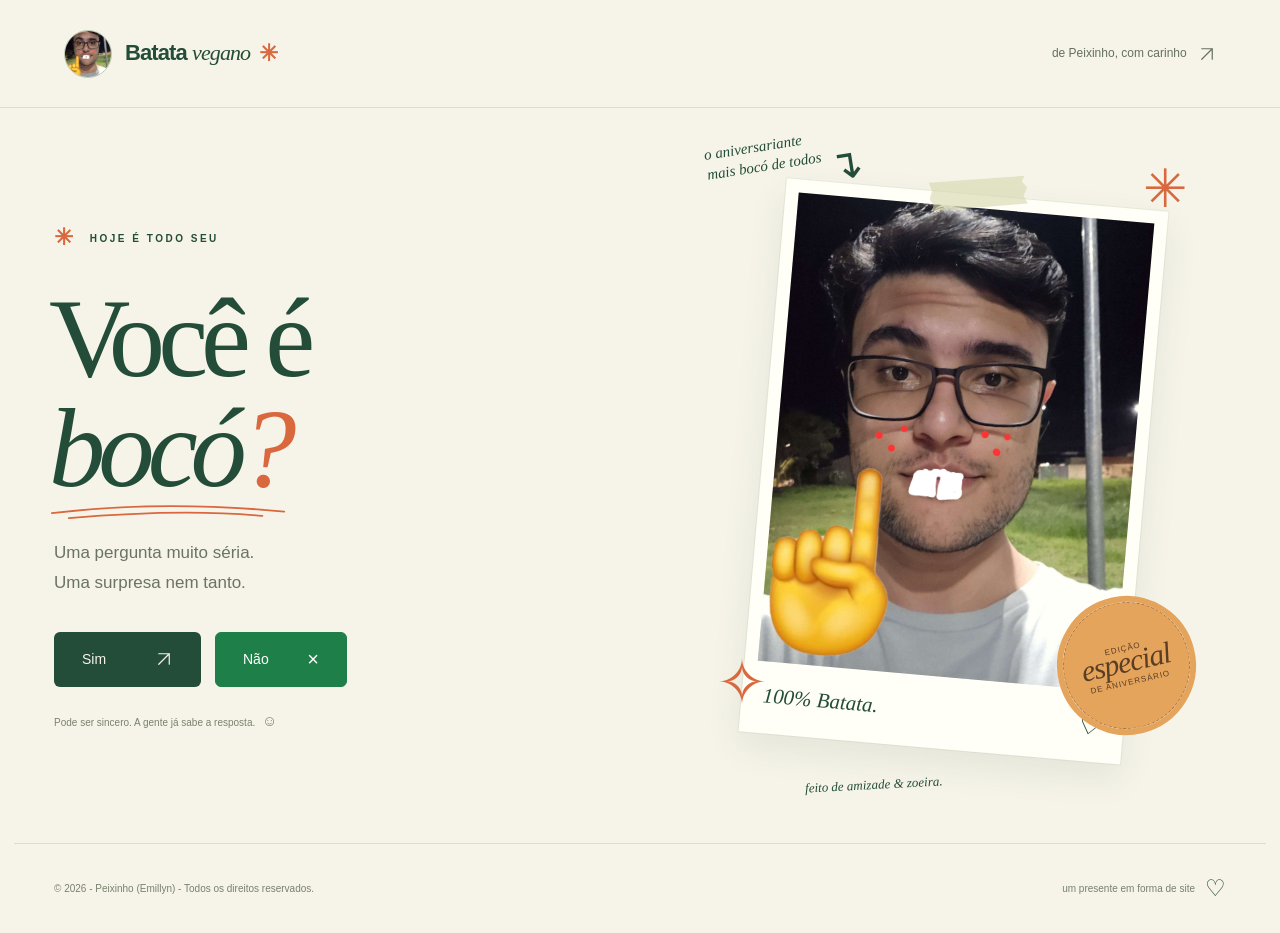
<file: index.html>
<!doctype html>
<html lang="pt-BR">
  <head>
    <meta charset="utf-8">
    <meta name="viewport" content="width=device-width, initial-scale=1">
    <meta name="theme-color" content="#f6f4e9">
    <meta name="description" content="Uma pequena pergunta e uma surpresa de aniversário para o Batata vegano.">
    <title>Batata vegano · Uma surpresa pra você</title>
    <link rel="icon" href="assets/batata.svg" type="image/svg+xml">
    <link rel="stylesheet" href="styles.css?v=2">
    <script src="script.js" defer></script>
  </head>
  <body class="welcome-page">
    <header class="site-header">
      <a class="brand" href="index.html" aria-label="Batata vegano — início">
        <img class="brand-photo" src="assets/batata.jpg" alt="Ilustração provisória de uma batata" width="48" height="48">
        <span>Batata <em>vegano</em><span class="brand-dot" aria-hidden="true">✳</span></span>
      </a>
      <span class="header-note">de Peixinho, com carinho <svg class="arrow-icon" viewBox="0 0 24 24" aria-hidden="true"><path d="M5 19 19 5M5 5h14v14"/></svg></span>
    </header>

    <main class="welcome-main">
      <div class="welcome-copy">
        <p class="eyebrow"><span class="tiny-star" aria-hidden="true">✳</span> HOJE É TODO SEU</p>
        <h1>Você é<br><span class="question-word">bocó<span class="question-mark">?</span><svg class="underline" viewBox="0 0 340 24" aria-hidden="true"><path d="M4 15 Q160 -4 333 13 M28 22 Q192 8 302 19"/></svg></span></h1>
        <p class="intro">Uma pergunta muito séria.<br>Uma surpresa nem tanto.</p>
        <div class="answer-area" id="answer-area" aria-label="Escolha sua resposta">
          <a class="button button-primary" id="yes-button" href="happyhappy.html">Sim <svg class="arrow-icon" viewBox="0 0 24 24" aria-hidden="true"><path d="M5 19 19 5M5 5h14v14"/></svg></a>
          <button class="button button-outline" id="no-button" type="button" aria-describedby="answer-hint">Não <span aria-hidden="true">×</span></button>
        </div>
        <p class="answer-hint" id="answer-hint" aria-live="polite">Pode ser sincero. A gente já sabe a resposta. <span aria-hidden="true">☺</span></p>
      </div>

      <div class="welcome-art">
        <div class="handwritten art-note">o aniversariante<br>mais bocó de todos <span aria-hidden="true">↴</span></div>
        <div class="portrait-frame">
          <div class="portrait-tape" aria-hidden="true"></div>
          <img class="portrait" src="assets/batata.jpg" alt="a foto do aniversariante" width="400" height="470">
          <div class="portrait-caption"><span>100% Batata.</span><span aria-hidden="true">♡</span></div>
        </div>
        <div class="birthday-sticker" aria-label="Edição especial de aniversário">EDIÇÃO<br><strong>especial</strong><br>DE ANIVERSÁRIO</div>
        <span class="art-spark spark-one" aria-hidden="true">✳</span>
        <span class="art-spark spark-two" aria-hidden="true">✧</span>
        <span class="handwritten bottom-note">feito de amizade & zoeira.</span>
      </div>
    </main>

    <footer class="site-footer"><span>© 2026 - Peixinho (Emillyn) - Todos os direitos reservados.</span><span class="footer-love">um presente em forma de site <span aria-hidden="true">♡</span></span></footer>
  </body>
</html>
</file>
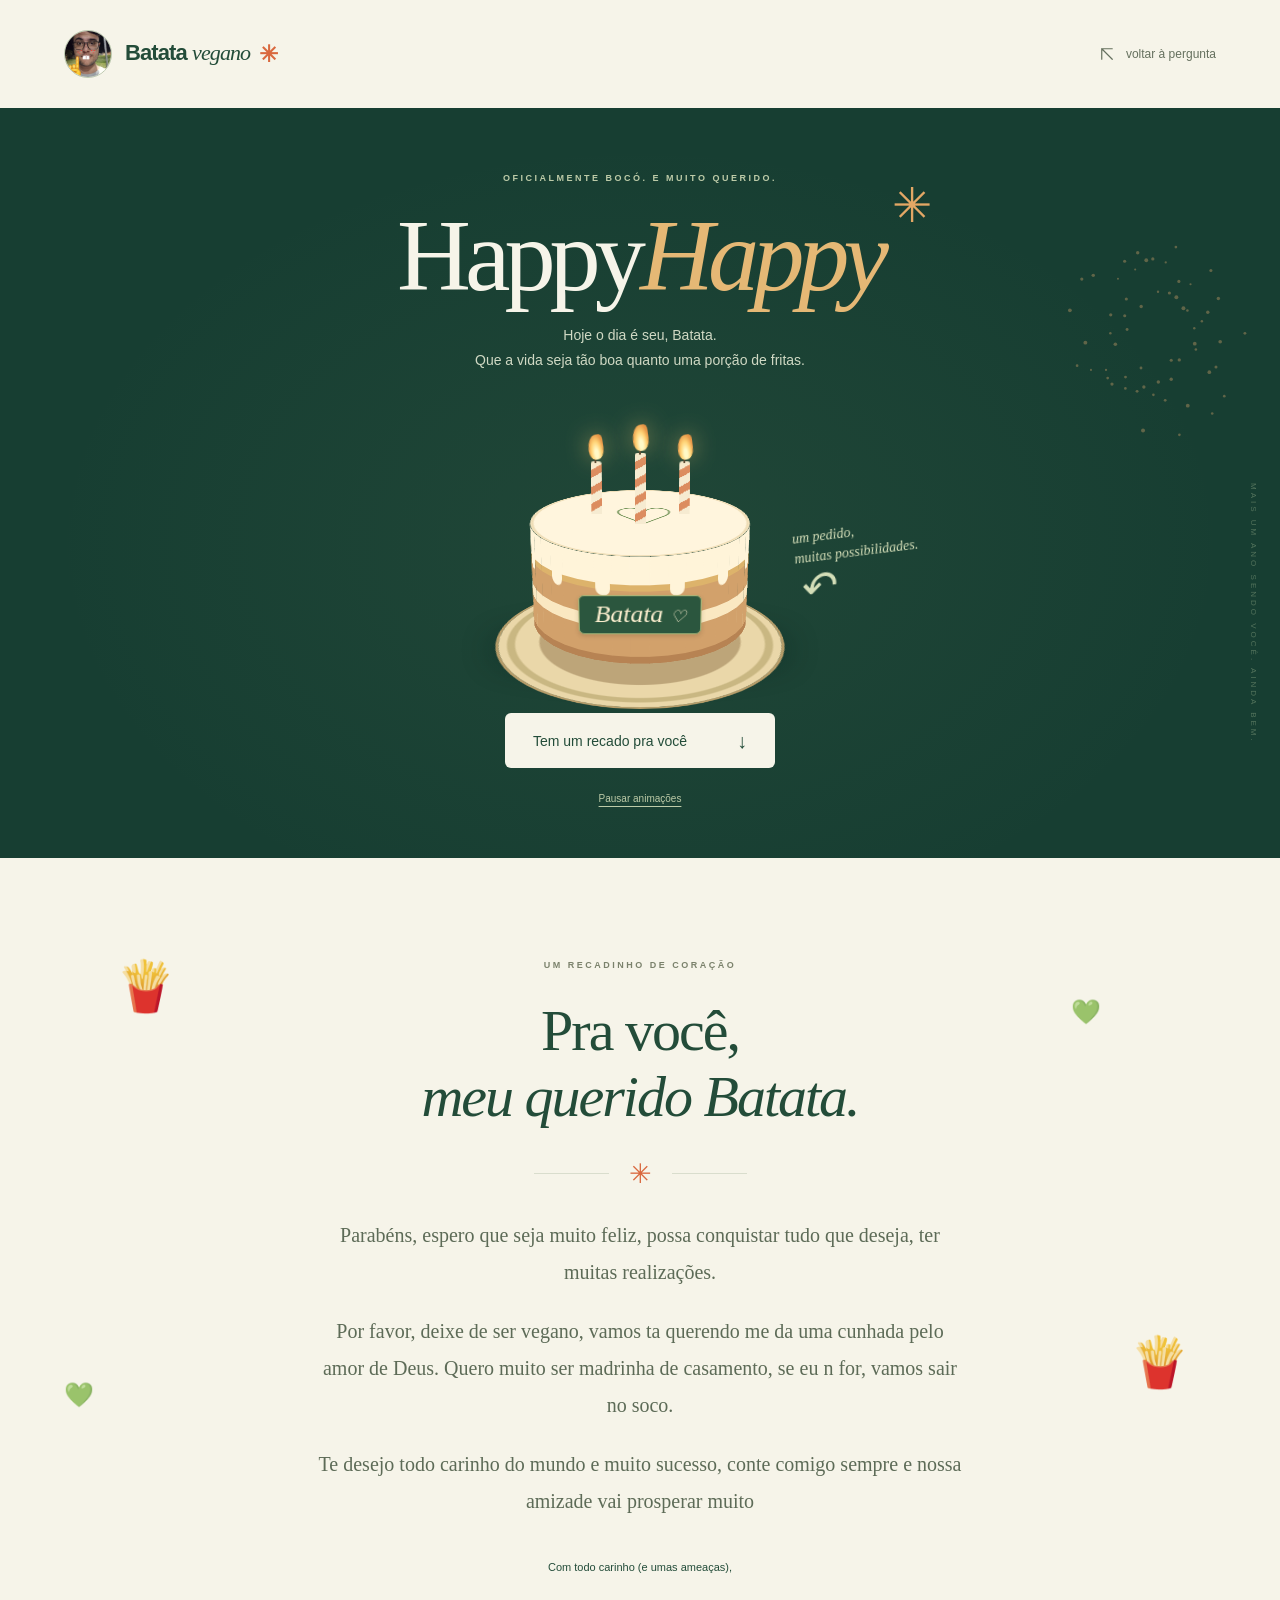
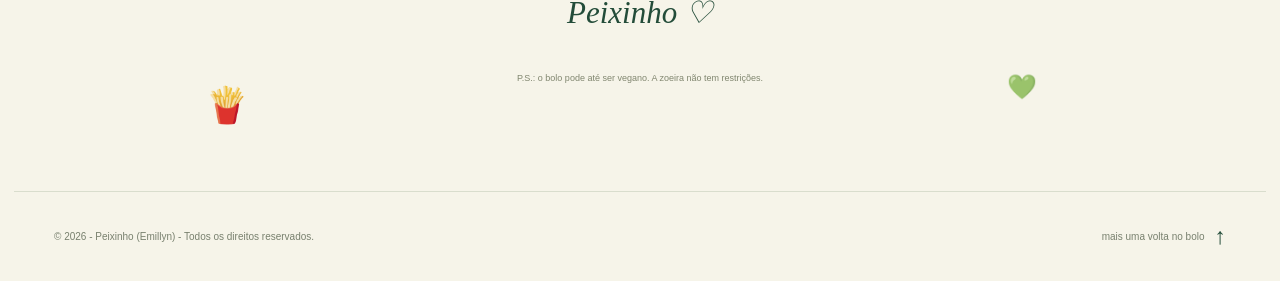
<file: happyhappy.html>
<!doctype html>
<html lang="pt-BR">
  <head>
    <meta charset="utf-8">
    <meta name="viewport" content="width=device-width, initial-scale=1">
    <meta name="theme-color" content="#173e32">
    <meta name="description" content="HappyHappy! Um aniversário cheio de carinho, batatas e amizade.">
    <title>HappyHappy · Batata vegano</title>
    <link rel="icon" href="assets/batata.svg" type="image/svg+xml">
    <link rel="stylesheet" href="styles.css?v=2">
    <script src="script.js" defer></script>
  </head>
  <body class="party-page">
    <header class="site-header">
      <a class="brand" href="index.html" aria-label="Batata vegano — início">
        <img class="brand-photo" src="assets/batata.jpg" alt="Ilustração provisória de uma batata" width="48" height="48">
        <span>Batata <em>vegano</em><span class="brand-dot" aria-hidden="true">✳</span></span>
      </a>
      <a class="header-note back-link" href="index.html"><svg class="arrow-icon" viewBox="0 0 24 24" aria-hidden="true"><path d="M19 19 5 5M5 19V5h14"/></svg> voltar à pergunta</a>
    </header>

    <main>
      <section class="party-hero" aria-labelledby="party-title">
        <canvas id="fireworks" aria-hidden="true"></canvas>
        <div class="party-content">
          <p class="eyebrow">OFICIALMENTE BOCÓ. E MUITO QUERIDO.</p>
          <h1 id="party-title">Happy<span>Happy</span><span class="party-title-star" aria-hidden="true">✳</span></h1>
          <p class="party-intro">Hoje o dia é seu, Batata.<br>Que a vida seja tão boa quanto uma porção de fritas.</p>

          <div class="cake-scene" role="img" aria-label="Um bolo de aniversário girando, com velas acesas e a escrita Batata">
            <div class="cake-shadow"></div>
            <div class="cake-tilt">
              <div class="cake-rotation" id="birthday-cake">
                <div class="cake-platter"></div>
                <div class="cake-body" id="cake-body">
                  <div class="cake-top"></div>
                  <div class="cake-label">Batata <span>♡</span></div>
                </div>
                <div class="candle candle-one"><i></i></div>
                <div class="candle candle-two"><i></i></div>
                <div class="candle candle-three"><i></i></div>
              </div>
            </div>
            <span class="cake-note handwritten">um pedido,<br>muitas possibilidades. <span aria-hidden="true">↶</span></span>
          </div>

          <a class="button button-cream" href="#mensagem">Tem um recado pra você <span aria-hidden="true">↓</span></a>
          <button class="motion-button" id="motion-toggle" type="button" aria-pressed="false">Pausar animações</button>
        </div>
        <span class="hero-side-note" aria-hidden="true">MAIS UM ANO SENDO VOCÊ. AINDA BEM.</span>
      </section>

      <section class="message-section" id="mensagem" aria-labelledby="message-title">
        <div class="message-decoration fries fries-one" aria-hidden="true">🍟</div>
        <div class="message-decoration fries fries-two" aria-hidden="true">🍟</div>
        <div class="message-decoration fries fries-three" aria-hidden="true">🍟</div>
        <div class="message-decoration heart heart-one" aria-hidden="true">💚</div>
        <div class="message-decoration heart heart-two" aria-hidden="true">💚</div>
        <div class="message-decoration heart heart-three" aria-hidden="true">💚</div>
        <div class="letter">
          <p class="eyebrow">UM RECADINHO DE CORAÇÃO</p>
          <h2 id="message-title">Pra você,<br><em>meu querido Batata.</em></h2>
          <div class="letter-rule" aria-hidden="true">✳</div>
          <div class="letter-body">
            <p>Parabéns, espero que seja muito feliz, possa conquistar tudo que deseja, ter muitas realizações.</p>
            <p>Por favor, deixe de ser vegano, vamos ta querendo me da uma cunhada pelo amor de Deus. Quero muito ser madrinha de casamento, se eu n for, vamos sair no soco.</p>
            <p>Te desejo todo carinho do mundo e muito sucesso, conte comigo sempre e nossa amizade vai prosperar muito</p>
          </div>
          <p class="letter-signoff">Com todo carinho (e umas ameaças),<br><span class="handwritten">Peixinho ♡</span></p>
          <span class="letter-ps">P.S.: o bolo pode até ser vegano. A zoeira não tem restrições.</span>
        </div>
      </section>
    </main>

    <footer class="site-footer"><span>© 2026 - Peixinho (Emillyn) - Todos os direitos reservados.</span><a class="footer-love" href="#party-title">mais uma volta no bolo <span aria-hidden="true">↑</span></a></footer>
  </body>
</html>
</file>
<file: styles.css>
:root {
  --paper: #f6f4e9;
  --green: #234c39;
  --dark-green: #173e32;
  --muted: #72786b;
  --orange: #d9683e;
  --line: #d9ddcd;
  --serif: Georgia, 'Times New Roman', serif;
  --sans: 'Trebuchet MS', Arial, sans-serif;
}

* { box-sizing: border-box; }
html { scroll-behavior: smooth; scroll-padding-top: 28px; }
body { margin: 0; color: var(--green); background: var(--paper); font-family: var(--sans); -webkit-font-smoothing: antialiased; }
a { color: inherit; text-decoration: none; }
button { font: inherit; }
button, a { -webkit-tap-highlight-color: transparent; }
a:focus-visible, button:focus-visible { outline: 3px solid var(--orange); outline-offset: 6px; }
::selection { background: #dbe4b7; color: var(--dark-green); }
.site-header { min-height: 108px; max-width: 1380px; margin: 0 auto; padding: 24px 64px; display: flex; align-items: center; justify-content: space-between; gap: 24px; border-bottom: 1px solid var(--line); }
.brand { display: flex; align-items: center; gap: 13px; flex-shrink: 0; }
.brand-photo { width: 48px; height: 48px; object-fit: cover; border: 1px solid #bcc9af; border-radius: 50%; }
.brand > span { font-size: 22px; letter-spacing: -.9px; font-weight: 700; }
.brand em { font-family: var(--serif); font-weight: 400; }
.brand-dot { color: var(--orange); font-size: 23px; margin-left: 9px; vertical-align: middle; }
.header-note { color: #65705e; font-size: 12px; }
.header-note > span { margin-left: 9px; color: var(--green); font-size: 20px; }
.arrow-icon { width: 18px; height: 18px; flex-shrink: 0; fill: none; stroke: currentColor; stroke-width: 1.6; stroke-linecap: round; stroke-linejoin: round; vertical-align: middle; }
.header-note > .arrow-icon { margin-left: 8px; }
.welcome-main { max-width: 1252px; min-height: calc(100svh - 194px); margin: auto; padding: 74px 40px 70px; display: grid; grid-template-columns: 1.04fr 1fr; align-items: center; gap: 60px; }
.eyebrow { font-size: 10px; font-weight: 700; letter-spacing: 2.5px; line-height: 1.7; margin: 0 0 26px; }
.tiny-star { display: inline-block; color: var(--orange); font-size: 23px; vertical-align: middle; margin: -3px 9px 0 0; }
.welcome-copy h1 { margin: 0 0 34px -5px; font-family: var(--serif); font-size: clamp(80px, 8.8vw, 125px); font-weight: 400; letter-spacing: -7px; line-height: .98; }
.question-word { position: relative; display: inline-block; font-style: italic; }
.question-mark { color: var(--orange); }
.underline { width: 100%; height: 20px; position: absolute; left: 0; bottom: -17px; fill: none; stroke: var(--orange); stroke-width: 2.5; stroke-linecap: round; }
.intro { font-size: 17px; line-height: 1.8; color: #6b7362; margin: 30px 0 25px; }
.answer-area { display: flex; gap: 14px; align-items: center; min-height: 70px; position: relative; }
.button { min-height: 55px; padding: 17px 27px; display: inline-flex; align-items: center; justify-content: space-between; gap: 35px; font-size: 14px; border: 1px solid transparent; border-radius: 6px; cursor: pointer; transition: background .2s, box-shadow .2s, transform .2s; }
.button > span { font-size: 20px; line-height: 16px; }
.button-primary { color: var(--paper); background: var(--green); min-width: 147px; }
.button-primary:hover { background: #315f47; box-shadow: 0 5px 0 #c5cfb5; transform: translateY(-2px); }
.button-outline { background: #1e8048; color: #fff; border-color: #1e8048; min-width: 132px; z-index: 20; touch-action: none; }
.button-outline.is-running { position: fixed; transition: none; box-shadow: 0 5px 16px #173e3215; }
.answer-hint { color: #7b806e; font-size: 10px; line-height: 1.8; margin: 13px 0 0; }
.answer-hint > span { padding-left: 4px; font-size: 15px; }
.welcome-art { position: relative; width: 100%; max-width: 426px; margin: 12px auto 24px; }
.portrait-frame { padding: 13px 13px 0; background: #fffef7; transform: rotate(5deg); box-shadow: 0 14px 35px #30462816, 0 0 0 1px #d5d8c75e; width: 90%; margin: auto; position: relative; }
.portrait { display: block; width: 100%; aspect-ratio: 4/4.7; object-fit: cover; object-position: center 40%; background: #e5e8d4; }
.portrait-caption { display: flex; align-items: center; justify-content: space-between; padding: 16px 8px 19px; font-family: var(--serif); font-style: italic; font-size: 21px; }
.portrait-caption > span:last-child { font-family: var(--sans); font-size: 31px; }
.portrait-tape { width: 98px; height: 31px; background: #d6d8ae9c; position: absolute; top: -17px; left: calc(50% - 49px); transform: rotate(-8deg); z-index: 1; clip-path: polygon(0 7%, 98% 0, 95% 18%, 100% 39%, 96% 65%, 100% 90%, 1% 100%, 4% 80%, 0 60%, 3% 35%); }
.handwritten { font-family: 'Segoe Print', 'Bradley Hand', 'Comic Sans MS', cursive; font-style: italic; }
.art-note { position: absolute; top: -57px; left: -35px; z-index: 2; font-size: 15px; line-height: 1.3; transform: rotate(-9deg); }
.art-note > span { font-size: 41px; position: absolute; right: -40px; top: 14px; font-style: normal; }
.birthday-sticker { width: 127px; height: 127px; display: flex; flex-direction: column; justify-content: center; align-items: center; position: absolute; right: -24px; bottom: 20px; border-radius: 50%; background: #e5a45c; color: #593d24; border: 1px dashed #ae7345; outline: 6px solid #e5a45c; transform: rotate(-13deg); font-size: 8px; letter-spacing: 1px; line-height: 1; }
.birthday-sticker strong { font-family: var(--serif); font-style: italic; font-weight: 400; font-size: 30px; letter-spacing: -1px; line-height: .6; }
.art-spark { position: absolute; font-size: 53px; color: var(--orange); }
.spark-one { right: -21px; top: -36px; }
.spark-two { left: -24px; bottom: 30px; font-size: 62px; }
.bottom-note { position: absolute; bottom: -44px; left: 65px; font-size: 13px; transform: rotate(-3deg); }
.site-footer { max-width: 1252px; min-height: 86px; margin: 0 auto; padding: 25px 40px; display: flex; align-items: center; justify-content: space-between; gap: 20px; border-top: 1px solid var(--line); font-size: 10px; color: #78806e; line-height: 1.7; }
.footer-love { display: inline-flex; gap: 10px; align-items: center; }
.footer-love > span { font-size: 23px; color: var(--green); }

/* A segunda página: uma pequena festa, sem dependências externas. */
.party-page .site-header { border-bottom: 0; }
.back-link { display: flex; align-items: center; gap: 10px; }
.back-link > span { margin: 0; }
.party-hero { position: relative; overflow: hidden; background: var(--dark-green); color: var(--paper); min-height: 750px; padding: 63px 24px 38px; text-align: center; }
.party-hero::after { content: ''; position: absolute; inset: 0; pointer-events: none; background: radial-gradient(ellipse at 50% 58%, #8aa87315, transparent 65%); }
#fireworks { position: absolute; inset: 0; width: 100%; height: 100%; pointer-events: none; }
.party-content { position: relative; z-index: 1; max-width: 900px; margin: auto; }
.party-hero .eyebrow { color: #bdcba8; margin-bottom: 19px; font-size: 9px; }
.party-hero h1 { position: relative; display: inline-block; margin: 0 0 15px; font-family: var(--serif); font-weight: 400; font-size: clamp(64px, 8vw, 108px); letter-spacing: -6px; line-height: 1; }
.party-hero h1 > span:first-child { font-style: italic; color: #e5b875; }
.party-title-star { position: absolute; top: -23px; right: -43px; font-size: 48px; color: #e3a765; font-family: var(--sans); }
.party-intro { font-size: 14px; line-height: 1.8; color: #d0d9c4; margin: 0; }
.button-cream { background: var(--paper); color: var(--green); min-width: 270px; position: relative; z-index: 2; }
.button-cream:hover { background: #e6eacb; transform: translateY(-3px); }
.motion-button { display: block; margin: 17px auto 0; border: 0; padding: 8px; color: #bdcba8; background: transparent; font-size: 10px; text-decoration: underline; text-underline-offset: 4px; cursor: pointer; }
.hero-side-note { position: absolute; right: 22px; top: 50%; writing-mode: vertical-rl; letter-spacing: 3px; font-size: 8px; color: #a7bc976b; }
.cake-scene { position: relative; height: 340px; max-width: 500px; margin: 0 auto; perspective: 900px; }
.cake-tilt { position: absolute; left: 50%; top: 52%; width: 0; height: 0; transform-style: preserve-3d; transform: rotateX(-19deg); }
.cake-rotation { width: 0; height: 0; transform-style: preserve-3d; animation: cake-turn 18s linear infinite; }
@keyframes cake-turn { from { transform: rotateY(-18deg); } to { transform: rotateY(342deg); } }
.cake-body { width: 216px; height: 104px; position: absolute; left: -108px; top: -32px; transform-style: preserve-3d; }
.cake-slice { position: absolute; left: calc(50% - 9px); top: 0; width: 18px; height: 104px; background: linear-gradient(to bottom, #fff4d9 0 26%, #ddb36b 26% 32%, #d2a16b 32% 56%, #fae8c1 56% 67%, #d2a16b 67% 93%, #b78353 93%); backface-visibility: hidden; }
.cake-slice:nth-child(3n)::after { content: ''; position: absolute; background: #fff4d9; width: 14px; height: 39px; top: 0; left: 2px; border-radius: 0 0 12px 12px; }
.cake-top { position: absolute; width: 216px; height: 216px; top: -56px; left: 0; border-radius: 50%; transform: rotateX(90deg) translateZ(52px); background: radial-gradient(circle at 50% 50%, #fff5dd 68%, #eddbb3 69%, #fff1d1 72%); backface-visibility: hidden; }
.cake-top::after { content: '♡'; color: #77965b; font-family: var(--serif); font-size: 75px; position: absolute; top: 53px; left: 78px; }
.cake-label { position: absolute; top: 36px; left: 53px; width: 110px; padding: 5px 0; border-radius: 5px; background: #2b563e; border: 1px solid #a3b477; box-shadow: 0 2px 4px #4a301f33; color: #fff1d1; font-family: var(--serif); font-size: 23px; font-style: italic; transform: translateZ(109px); backface-visibility: hidden; }
.cake-label span { font-size: 16px; }
.cake-platter { position: absolute; left: -145px; top: -125px; width: 290px; height: 290px; border-radius: 50%; background: radial-gradient(circle, #bda579 50%, #ead7a9 51% 62%, #c9b782 63% 66%, #ead7a9 67%); transform: rotateX(90deg) translateZ(-76px); box-shadow: 0 0 0 3px #b59c69; }
.cake-shadow { position: absolute; bottom: 44px; left: calc(50% - 150px); width: 300px; height: 38px; border-radius: 50%; background: #061e1c; filter: blur(16px); opacity: .65; }
.candle { position: absolute; width: 11px; height: 58px; left: -5px; top: -86px; border-radius: 3px 3px 0 0; background: repeating-linear-gradient(150deg, #f6ebd1 0 8px, #dc8c5f 8px 15px); transform: translateZ(0); transform-style: preserve-3d; }
.candle-one { transform: translateX(-44px) translateZ(-20px); }
.candle-two { top: -103px; height: 75px; transform: translateZ(15px); }
.candle-three { transform: translateX(44px) translateZ(-20px); }
.candle::before { content: ''; position: absolute; width: 2px; height: 7px; top: -5px; left: 4px; background: #50412d; }
.candle i { position: absolute; top: -27px; left: -2px; width: 15px; height: 25px; border-radius: 70% 25% 55% 45%; background: radial-gradient(ellipse at 50% 75%, #fff9c7 15%, #ffd376 45%, #e79646 75%); box-shadow: 0 0 21px #ffd37670; transform: translateZ(1px) rotate(-8deg); animation: flicker 1s ease-in-out infinite alternate; }
@keyframes flicker { to { transform: translateZ(1px) rotate(8deg) scale(.9,1.08); opacity: .8; } }
.cake-note { position: absolute; right: -30px; bottom: 100px; font-size: 14px; line-height: 1.4; color: #d4deb8; transform: rotate(-7deg); text-align: left; }
.cake-note > span { display: block; font-family: var(--serif); font-size: 43px; margin-top: -8px; }
.message-section { position: relative; padding: 100px 24px 105px; overflow: hidden; }
.letter { max-width: 650px; margin: 0 auto; text-align: center; position: relative; z-index: 1; }
.letter .eyebrow { font-size: 9px; margin-bottom: 25px; color: #7b826c; }
.letter h2 { margin: 0; font-family: var(--serif); font-size: clamp(37px,4.6vw,58px); font-weight: 400; line-height: 1.14; letter-spacing: -2px; }
.letter h2 em { font-weight: 400; }
.letter-rule { display: flex; align-items: center; gap: 20px; justify-content: center; color: var(--orange); font-size: 27px; margin: 27px 0; }
.letter-rule::before, .letter-rule::after { content: ''; height: 1px; width: 75px; background: var(--line); }
.letter-body { color: #5d6b57; font-family: var(--serif); font-size: 20px; line-height: 1.85; }
.letter-body p { margin: 0 0 22px; }
.letter-signoff { font-size: 11px; line-height: 2.2; margin: 35px 0 20px; }
.letter-signoff .handwritten { font-size: 31px; color: var(--green); }
.letter-ps { display: inline-block; color: #80866f; font-size: 9px; line-height: 1.8; max-width: 300px; }
.message-decoration { position: absolute; user-select: none; pointer-events: none; animation: float 5s ease-in-out infinite alternate; }
.fries { font-size: 49px; filter: saturate(.8); }
.fries-one { top: 100px; left: 9%; --turn: -17deg; }
.fries-two { top: 51%; right: 7%; --turn: 20deg; animation-delay: -2s; }
.fries-three { bottom: 65px; left: 16%; --turn: 12deg; font-size: 35px; }
.heart { font-size: 24px; opacity: .75; }
.heart-one { top: 140px; right: 14%; --turn: 17deg; }
.heart-two { top: 56%; left: 5%; --turn: -20deg; animation-delay: -1s; }
.heart-three { bottom: 90px; right: 19%; --turn: 10deg; }
@keyframes float { from { transform: translateY(0) rotate(var(--turn)); } to { transform: translateY(-14px) rotate(calc(var(--turn) + 7deg)); } }
.animations-paused *, .animations-paused *::before, .animations-paused *::after { animation-play-state: paused !important; }

@media (min-width: 1500px) { .welcome-main { min-height: 740px; } }
@media (max-width: 1000px) {
  .site-header { padding: 23px 35px; }
  .welcome-main { gap: 35px; padding: 85px 45px; }
  .welcome-copy h1 { font-size: 98px; }
  .welcome-art { max-width: 340px; }
  .art-note { left: -5px; }
  .birthday-sticker { right: -5px; width: 105px; height: 105px; font-size: 6px; }
  .birthday-sticker strong { font-size: 26px; }
  .spark-one { right: -9px; }
  .spark-two { left: -5px; font-size: 48px; }
  .message-decoration { opacity: .5; }
  .fries-one { left: 3%; }
  .fries-two { right: 1%; }
}
@media (max-width: 700px) {
  .site-header { min-height: 85px; padding: 18px 22px; gap: 12px; }
  .brand { gap: 9px; }
  .brand-photo { width: 38px; height: 38px; }
  .brand > span { font-size: 19px; }
  .brand-dot { font-size: 19px; margin-left: 5px; }
  .header-note { max-width: 105px; text-align: right; font-size: 9px; line-height: 1.6; }
  .header-note > span { font-size: 15px; margin-left: 3px; }
  .welcome-main { grid-template-columns: 1fr; min-height: auto; gap: 85px; padding: 48px 28px 85px; }
  .welcome-copy { max-width: 400px; width: 100%; margin: auto; }
  .welcome-copy h1 { font-size: 100px; letter-spacing: -6px; }
  .eyebrow { font-size: 9px; margin-bottom: 22px; }
  .intro { font-size: 16px; margin-bottom: 20px; }
  .answer-area { gap: 12px; }
  .button { min-height: 53px; padding: 16px 24px; }
  .button-primary { min-width: 145px; }
  .button-outline { min-width: 125px; }
  .answer-hint { font-size: 9px; }
  .welcome-art { width: 82%; max-width: 320px; margin-top: 0; }
  .art-note { top: -49px; font-size: 13px; left: -17px; }
  .portrait-frame { width: 100%; }
  .portrait-caption { font-size: 19px; padding: 12px 5px 15px; }
  .birthday-sticker { right: -24px; bottom: 11px; }
  .spark-one { right: -21px; top: -40px; }
  .spark-two { left: -34px; bottom: 10px; }
  .bottom-note { font-size: 11px; left: 15px; bottom: -40px; }
  .site-footer { margin: 0 22px; padding: 22px 0; flex-direction: column; justify-content: center; gap: 5px; text-align: center; font-size: 8px; }
  .footer-love { font-size: 9px; }
  .party-hero { padding: 50px 20px 30px; min-height: 690px; }
  .party-hero .eyebrow { font-size: 7px; letter-spacing: 1.6px; }
  .party-hero h1 { font-size: clamp(50px,11vw,77px); letter-spacing: -3.5px; }
  .party-title-star { font-size: 29px; right: -18px; top: -20px; }
  .party-intro { font-size: 12px; }
  .cake-scene { height: 320px; }
  .cake-note { display: none; }
  .cake-note > span { display: none; }
  .hero-side-note { display: none; }
  .message-section { padding: 80px 34px; }
  .letter h2 { font-size: 40px; }
  .letter-body { font-size: 18px; line-height: 1.85; }
  .message-decoration { opacity: .3; font-size: 26px; }
  .fries-one { left: -8px; top: 37px; }
  .fries-two { right: -5px; }
  .fries-three { left: 4%; bottom: 25px; }
  .heart-one { right: 2%; top: 70px; }
  .heart-two { left: -8px; top: 65%; }
  .heart-three { bottom: 40px; right: 5%; }
}
@media (prefers-reduced-motion: reduce) {
  html { scroll-behavior: auto; }
  *, *::before, *::after { animation: none !important; transition: none !important; }
}
</file>
